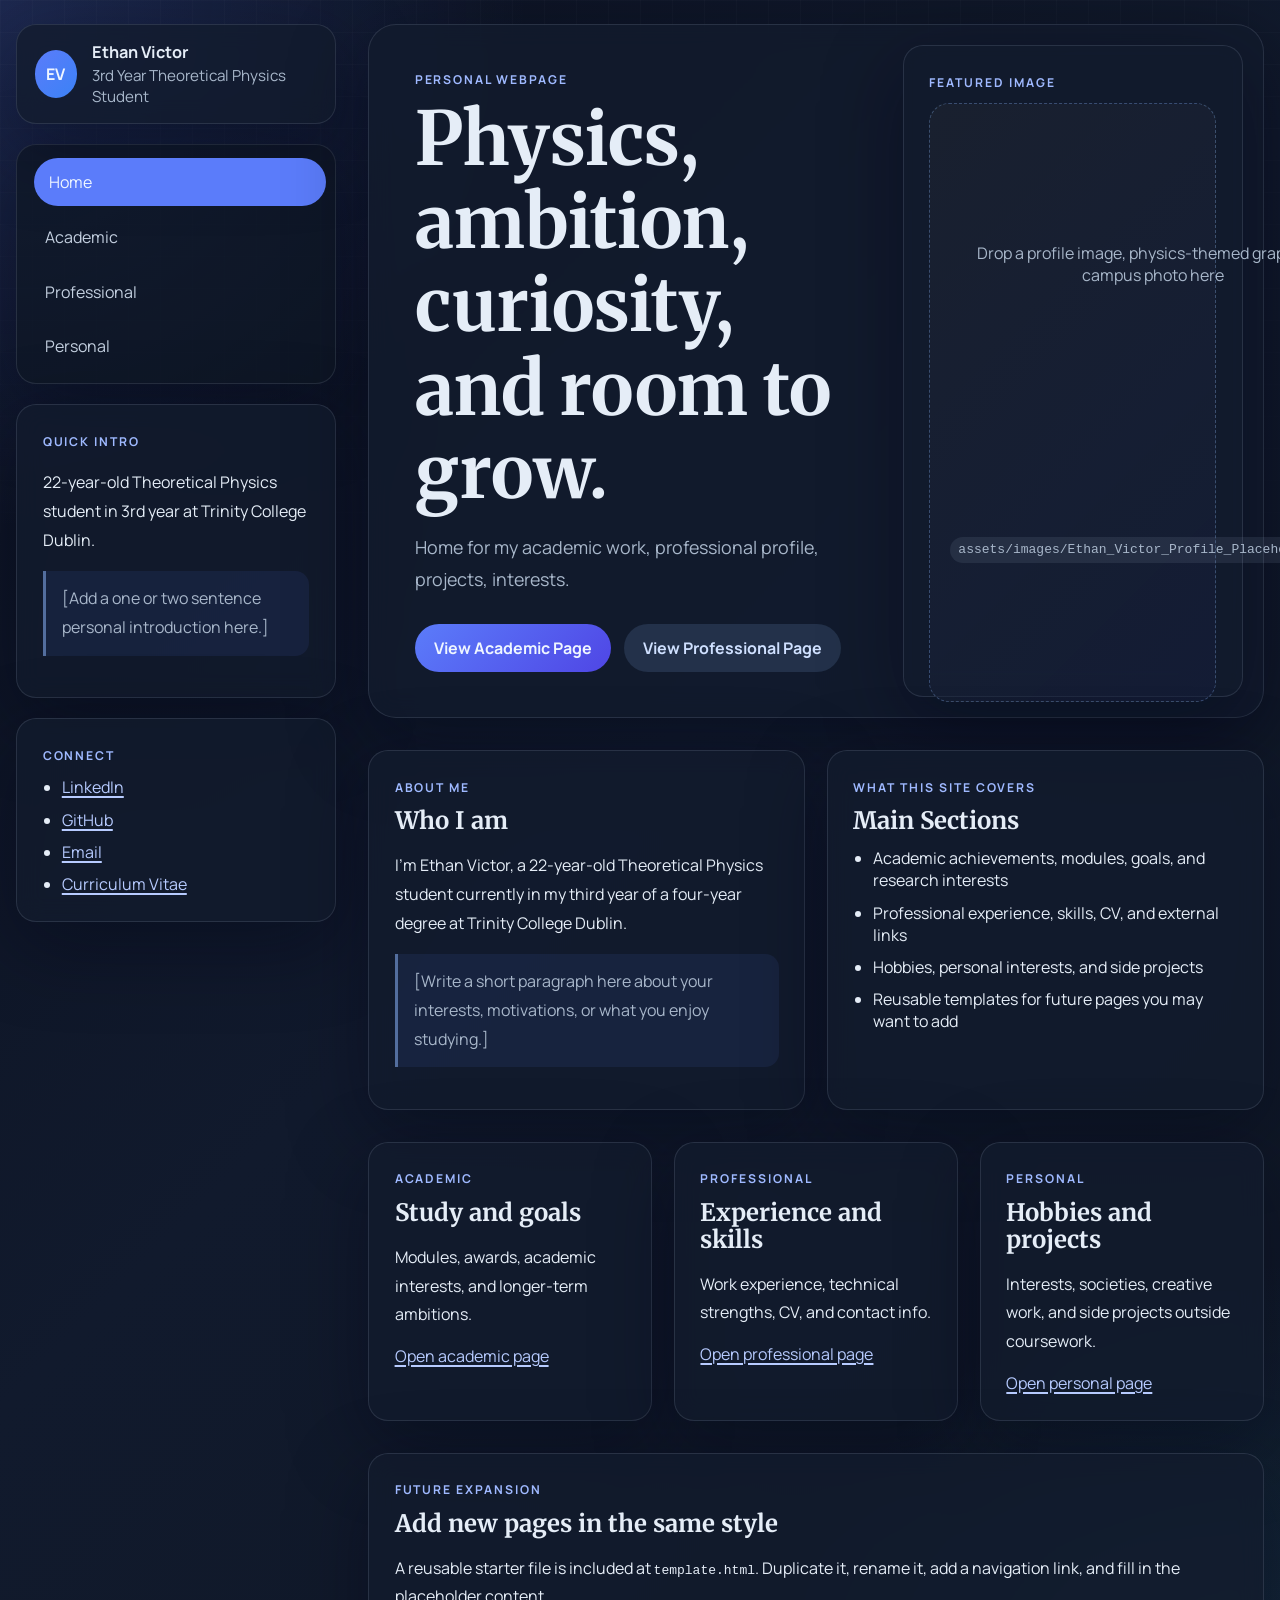
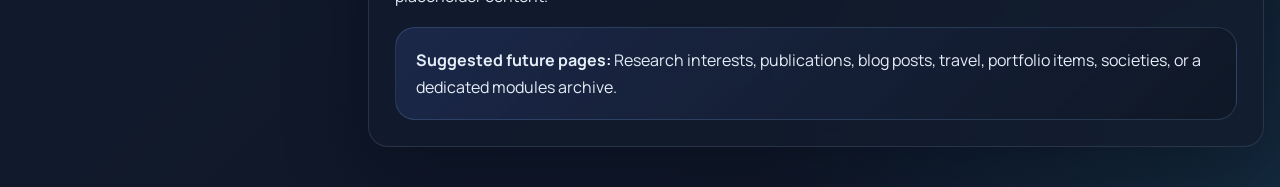
<file: index.html>
<!DOCTYPE html>
<html lang="en">
<head>
  <meta charset="UTF-8">
  <meta name="viewport" content="width=device-width, initial-scale=1.0">
  <title>Ethan Victor | Personal Webpage</title>
  <meta name="description" content="Personal website for Ethan Victor, Theoretical Physics student at Trinity College Dublin.">
  <link rel="preconnect" href="https://fonts.googleapis.com">
  <link rel="preconnect" href="https://fonts.gstatic.com" crossorigin>
  <link href="https://fonts.googleapis.com/css2?family=Manrope:wght@400;500;700;800&family=Merriweather:wght@400;700&display=swap" rel="stylesheet">
  <link rel="stylesheet" href="styles.css">
</head>
<body data-page="home">
  <div class="site-shell">
    <aside class="sidebar">
      <a class="brand" href="index.html">
        <span class="brand-mark">EV</span>
        <span class="brand-text">
          <strong>Ethan Victor</strong>
          <span>3rd Year Theoretical Physics Student</span>
        </span>
      </a>
      <nav class="site-nav" aria-label="Primary">
        <a href="index.html">Home</a>
        <a href="academic.html">Academic</a>
        <a href="professional.html">Professional</a>
        <a href="personal.html">Personal</a>
      </nav>
      <section class="sidebar-card">
        <p class="eyebrow">Quick Intro</p>
        <p>22-year-old Theoretical Physics student in 3rd year at Trinity College Dublin.</p>
        <p class="placeholder">[Add a one or two sentence personal introduction here.]</p>
      </section>
      <section class="sidebar-card">
        <p class="eyebrow">Connect</p>
        <ul class="link-list">
          <li><a href="https://linkedin.com/in/ethan-victor">LinkedIn</a></li>
          <li><a href="https://github.com/ethanvictor">GitHub</a></li>
          <li><a href="mailto:eth@nvictor.ie">Email</a></li>
          <li><a href="assets/files/Ethan_Victor_CV.pdf">Curriculum Vitae</a></li>
        </ul>
      </section>
    </aside>

    <main class="content">
      <section class="hero">
        <div class="hero-copy">
          <p class="eyebrow">Personal Webpage</p>
          <h1>Physics, ambition, curiosity, and room to grow.</h1>
          <p class="lead">
            Home for my academic work, professional profile,
            projects, interests.
          </p>
          <div class="hero-actions">
            <a class="button" href="academic.html">View Academic Page</a>
            <a class="button button-secondary" href="professional.html">View Professional Page</a>
          </div>
        </div>
        <div class="hero-visual card">
          <p class="eyebrow">Featured Image</p>
          <div class="image-placeholder tall">
            <span>Drop a profile image, physics-themed graphic, or campus photo here</span>
            <code>assets/images/Ethan_Victor_Profile_Placeholder.svg</code>
          </div>
        </div>
      </section>

      <section class="grid grid-two">
        <article class="card">
          <p class="eyebrow">About Me</p>
          <h2>Who I am</h2>
          <p>
            I’m Ethan Victor, a 22-year-old Theoretical Physics student currently in my third year
            of a four-year degree at Trinity College Dublin.
          </p>
          <p class="placeholder">[Write a short paragraph here about your interests, motivations, or what you enjoy studying.]</p>
        </article>
        <article class="card">
          <p class="eyebrow">What This Site Covers</p>
          <h2>Main Sections</h2>
          <ul class="feature-list">
            <li>Academic achievements, modules, goals, and research interests</li>
            <li>Professional experience, skills, CV, and external links</li>
            <li>Hobbies, personal interests, and side projects</li>
            <li>Reusable templates for future pages you may want to add</li>
          </ul>
        </article>
      </section>

      <section class="grid grid-three">
        <article class="card">
          <p class="eyebrow">Academic</p>
          <h2>Study and goals</h2>
          <p>Modules, awards, academic interests, and longer-term ambitions.</p>
          <a class="text-link" href="academic.html">Open academic page</a>
        </article>
        <article class="card">
          <p class="eyebrow">Professional</p>
          <h2>Experience and skills</h2>
          <p>Work experience, technical strengths, CV, and contact info.</p>
          <a class="text-link" href="professional.html">Open professional page</a>
        </article>
        <article class="card">
          <p class="eyebrow">Personal</p>
          <h2>Hobbies and projects</h2>
          <p>Interests, societies, creative work, and side projects outside coursework.</p>
          <a class="text-link" href="personal.html">Open personal page</a>
        </article>
      </section>

      <section class="card">
        <p class="eyebrow">Future Expansion</p>
        <h2>Add new pages in the same style</h2>
        <p>
          A reusable starter file is included at <code>template.html</code>. Duplicate it, rename it,
          add a navigation link, and fill in the placeholder content.
        </p>
        <div class="callout">
          <strong>Suggested future pages:</strong>
          Research interests, publications, blog posts, travel, portfolio items, societies, or a dedicated modules archive.
        </div>
      </section>
    </main>
  </div>
  <script src="script.js"></script>
</body>
</html>
</file>
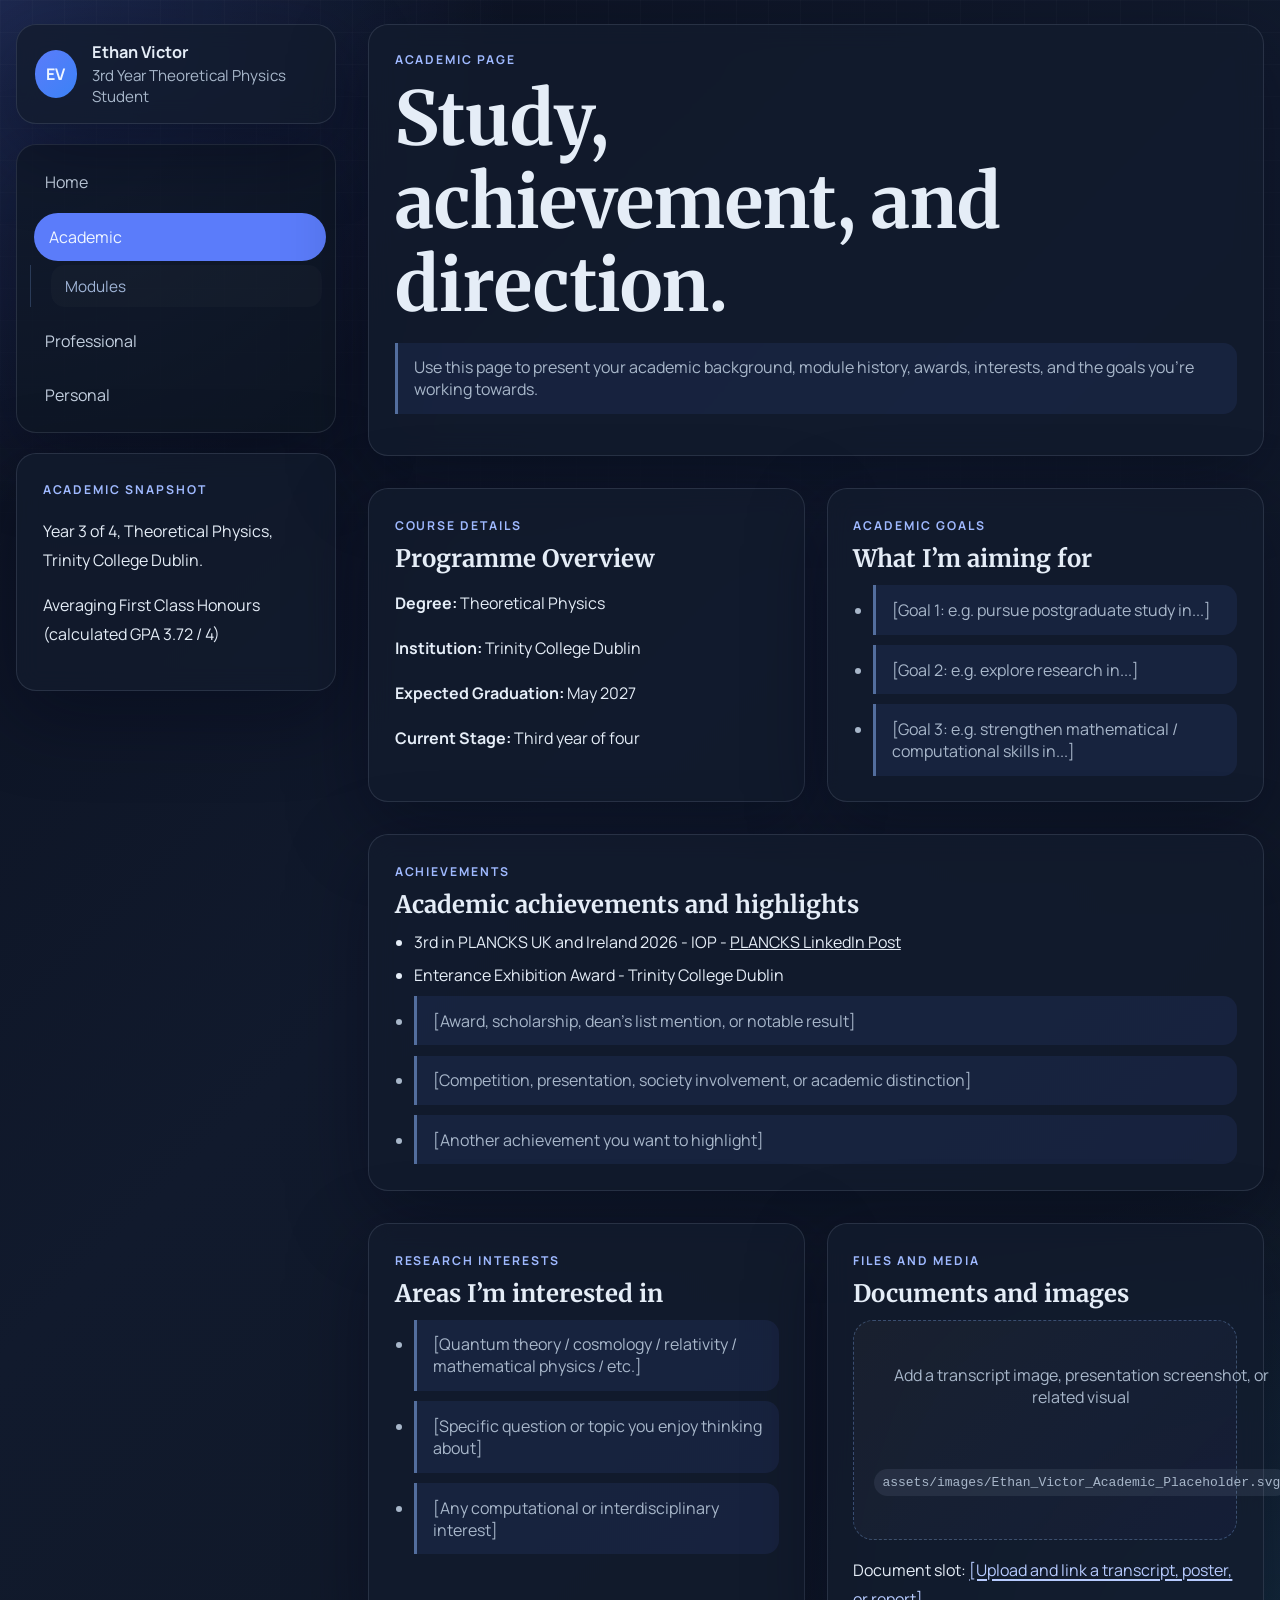
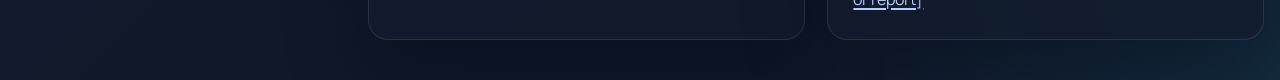
<file: academic.html>
<!DOCTYPE html>
<html lang="en">
<head>
  <meta charset="UTF-8">
  <meta name="viewport" content="width=device-width, initial-scale=1.0">
  <title>Academic | Ethan Victor</title>
  <meta name="description" content="Academic profile for Ethan Victor.">
  <link rel="preconnect" href="https://fonts.googleapis.com">
  <link rel="preconnect" href="https://fonts.gstatic.com" crossorigin>
  <link href="https://fonts.googleapis.com/css2?family=Manrope:wght@400;500;700;800&family=Merriweather:wght@400;700&display=swap" rel="stylesheet">
  <link rel="stylesheet" href="styles.css">
</head>
<body data-page="academic">
  <div class="site-shell">
    <aside class="sidebar">
      <a class="brand" href="index.html">
        <span class="brand-mark">EV</span>
        <span class="brand-text">
          <strong>Ethan Victor</strong>
          <span>3rd Year Theoretical Physics Student</span>
        </span>
      </a>
      <nav class="site-nav" aria-label="Primary">
        <a href="index.html">Home</a>
        <a href="academic.html">Academic</a>
        <div class="sub-nav" aria-label="Academic pages">
          <a href="modules.html">Modules</a>
        </div>
        <a href="professional.html">Professional</a>
        <a href="personal.html">Personal</a>
      </nav>
      <section class="sidebar-card">
        <p class="eyebrow">Academic Snapshot</p>
        <p>Year 3 of 4, Theoretical Physics, Trinity College Dublin.</p>
        <p>Averaging First Class Honours (calculated GPA 3.72 / 4)</p>
      </section>
    </aside>

    <main class="content">
      <section class="page-header">
        <p class="eyebrow">Academic Page</p>
        <h1>Study, achievement, and direction.</h1>
        <p class="placeholder">
          Use this page to present your academic background, module history, awards, interests,
          and the goals you’re working towards.
        </p>
      </section>
      <section class="grid grid-two">
        <article class="card">
          <p class="eyebrow">Course Details</p>
          <h2>Programme Overview</h2>
          <p><strong>Degree:</strong> Theoretical Physics</p>
          <p><strong>Institution:</strong> Trinity College Dublin</p>
          <p><strong>Expected Graduation:</strong> May 2027</p>
          <p><strong>Current Stage:</strong> Third year of four</p>
        </article>
        <article class="card">
          <p class="eyebrow">Academic Goals</p>
          <h2>What I’m aiming for</h2>
          <ul class="feature-list">
            <li class="placeholder">[Goal 1: e.g. pursue postgraduate study in...]</li>
            <li class="placeholder">[Goal 2: e.g. explore research in...]</li>
            <li class="placeholder">[Goal 3: e.g. strengthen mathematical / computational skills in...]</li>
          </ul>
        </article>
      </section>
      <section class="card">
        <p class="eyebrow">Achievements</p>
        <h2>Academic achievements and highlights</h2>
        <ul class="feature-list">
          <li>3rd in PLANCKS UK and Ireland 2026 - IOP - <a href="https://www.linkedin.com/posts/plancks-uk-ire_congratulations-to-the-winners-of-plancks-activity-7432023837367726080-bR7m?utm_source=li_share&utm_content=feedcontent&utm_medium=g_dt_web&utm_campaign=copy">PLANCKS LinkedIn Post</a></li>
          <li>Enterance Exhibition Award - Trinity College Dublin</li>
          <li class="placeholder">[Award, scholarship, dean's list mention, or notable result]</li>
          <li class="placeholder">[Competition, presentation, society involvement, or academic distinction]</li>
          <li class="placeholder">[Another achievement you want to highlight]</li>
        </ul>
      </section>
      <section class="grid grid-two">
        <article class="card">
          <p class="eyebrow">Research Interests</p>
          <h2>Areas I’m interested in</h2>
          <ul class="feature-list">
            <li class="placeholder">[Quantum theory / cosmology / relativity / mathematical physics / etc.]</li>
            <li class="placeholder">[Specific question or topic you enjoy thinking about]</li>
            <li class="placeholder">[Any computational or interdisciplinary interest]</li>
          </ul>
        </article>
        <article class="card">
          <p class="eyebrow">Files and Media</p>
          <h2>Documents and images</h2>
          <div class="image-placeholder">
            <span>Add a transcript image, presentation screenshot, or related visual</span>
            <code>assets/images/Ethan_Victor_Academic_Placeholder.svg</code>
          </div>
          <p class="file-slot">Document slot: <a href="assets/files/Ethan_Victor_Academic_Record.pdf">[Upload and link a transcript, poster, or report]</a></p>
        </article>
      </section>
    </main>
  </div>
  <script src="script.js"></script>
</body>
</html>
</file>
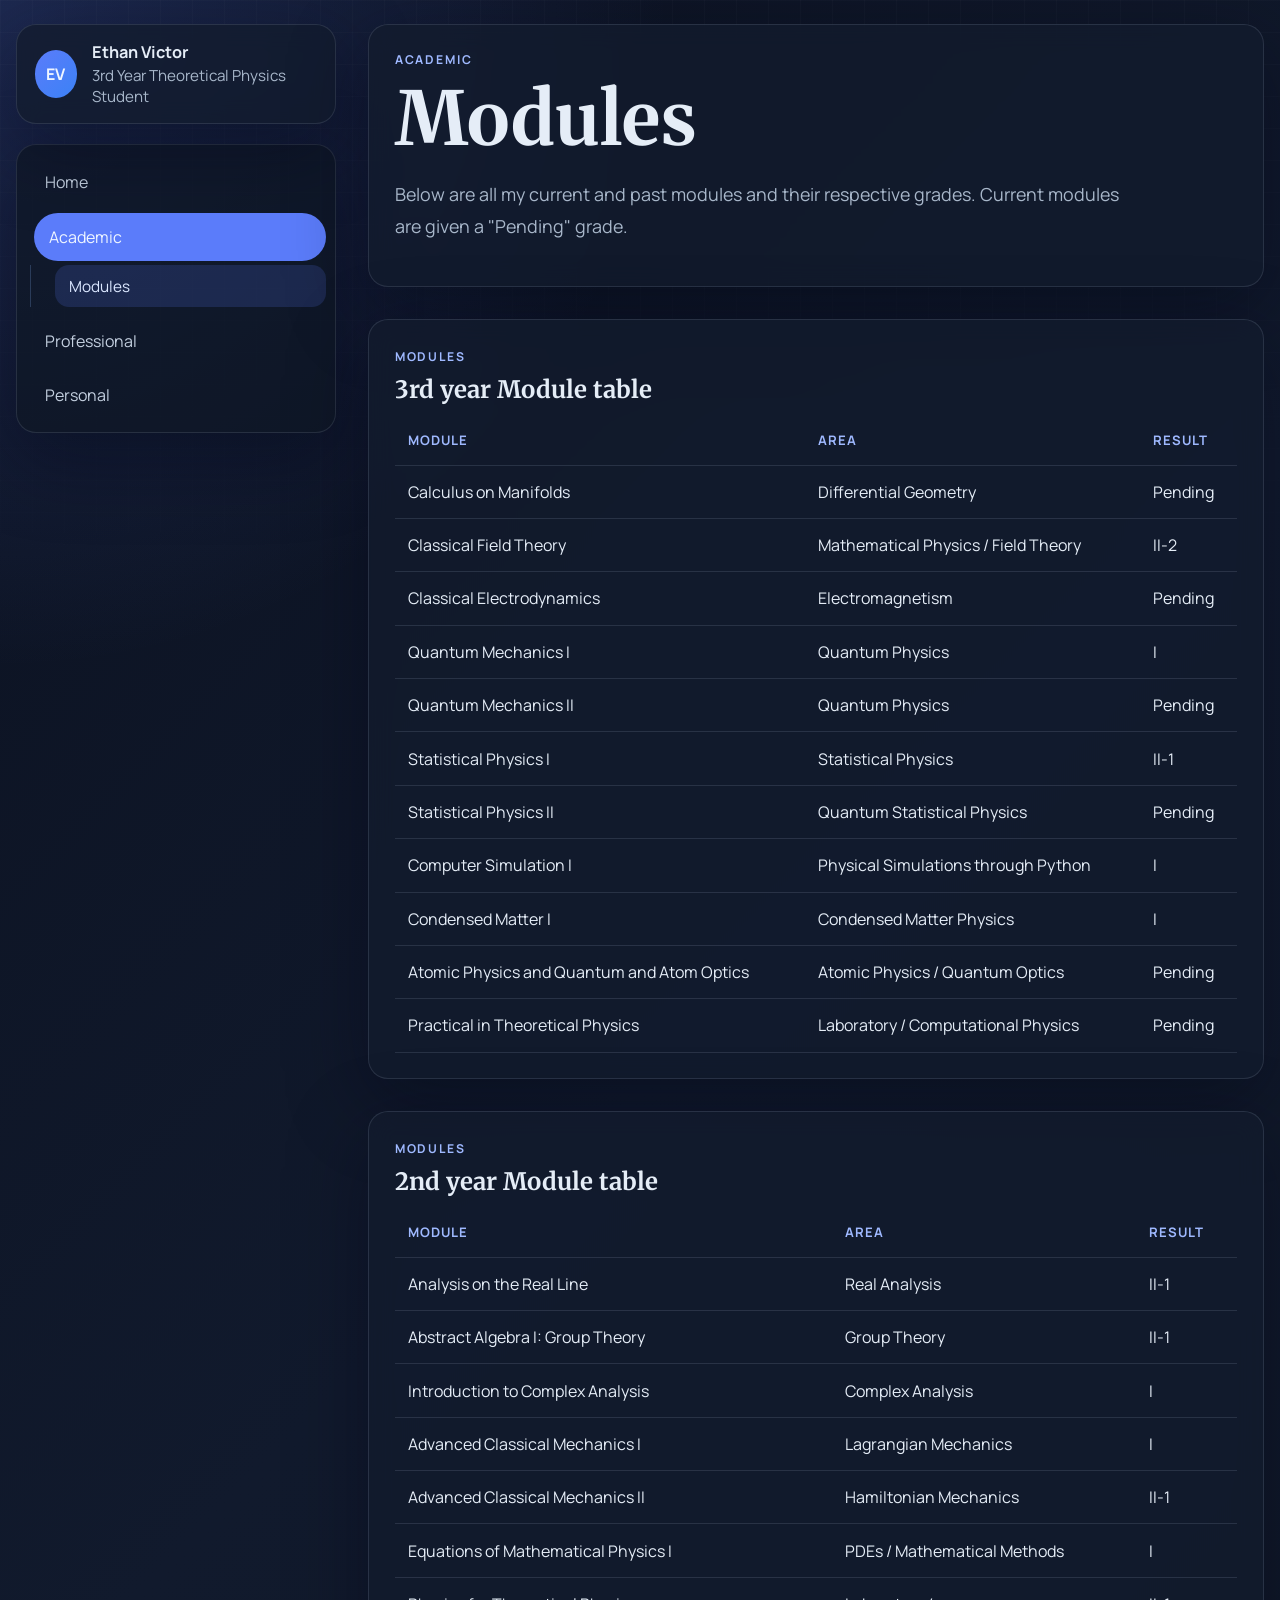
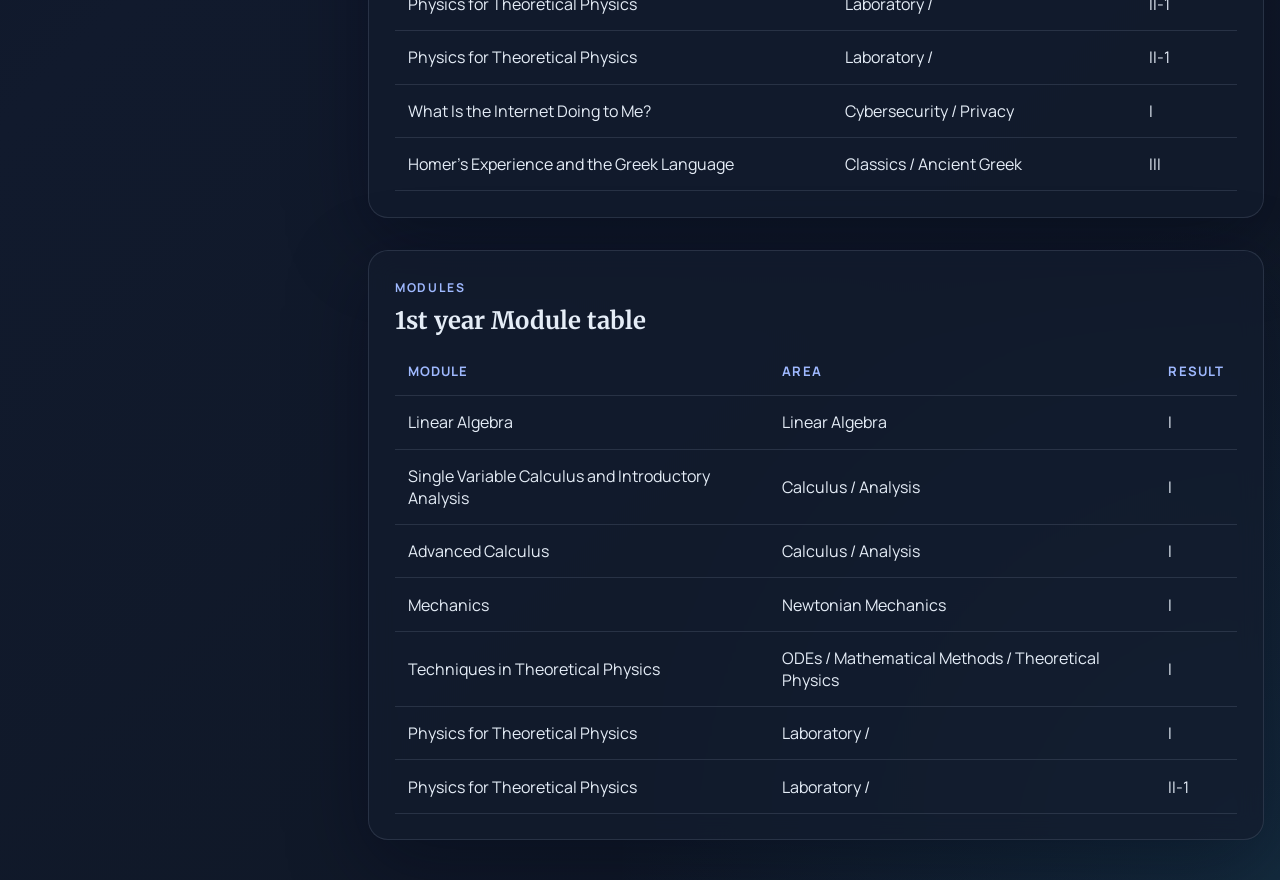
<file: modules.html>
<!DOCTYPE html>
<html lang="en">
<head>
  <meta charset="UTF-8">
  <meta name="viewport" content="width=device-width, initial-scale=1.0">
  <title>Modules | Ethan Victor</title>
  <meta name="description" content="Modules and grades for Ethan Victor.">
  <link rel="preconnect" href="https://fonts.googleapis.com">
  <link rel="preconnect" href="https://fonts.gstatic.com" crossorigin>
  <link href="https://fonts.googleapis.com/css2?family=Manrope:wght@400;500;700;800&family=Merriweather:wght@400;700&display=swap" rel="stylesheet">
  <link rel="stylesheet" href="styles.css">
</head>
<body data-page="modules">
  <div class="site-shell">
    <aside class="sidebar">
      <a class="brand" href="index.html">
        <span class="brand-mark">EV</span>
        <span class="brand-text">
          <strong>Ethan Victor</strong>
          <span>3rd Year Theoretical Physics Student</span>
        </span>
      </a>
      <nav class="site-nav" aria-label="Primary">
        <a href="index.html">Home</a>
        <a href="academic.html">Academic</a>
        <div class="sub-nav" aria-label="Academic pages">
          <a href="modules.html">Modules</a>
        </div>
        <a href="professional.html">Professional</a>
        <a href="personal.html">Personal</a>
      </nav>
    </aside>

    <main class="content">
        <section class="page-header">
            <p class="eyebrow">Academic</p>
            <h1>Modules</h1>
            <p class="lead">Below are all my current and past modules and their respective grades. Current modules are given a "Pending" grade.  </p>
        </section>
<section class="card">
    <p class="eyebrow">Modules</p>
    <h2>3rd year Module table</h2>
    <div class="table-wrap">
        <table>
        <thead>
            <tr><th>Module</th><th>Area</th><th>Result</th></tr>
        </thead>
        <tbody>
            <tr><td>Calculus on Manifolds</td><td>Differential Geometry</td><td>Pending</td></tr>
            <tr><td>Classical Field Theory</td><td>Mathematical Physics / Field Theory</td><td>II-2</td></tr>
            <tr><td>Classical Electrodynamics</td><td>Electromagnetism</td><td>Pending</td></tr>
            <tr><td>Quantum Mechanics I</td><td>Quantum Physics</td><td>I</td></tr>
            <tr><td>Quantum Mechanics II</td><td>Quantum Physics</td><td>Pending</td></tr>
            <tr><td>Statistical Physics I</td><td>Statistical Physics</td><td>II-1</td></tr>
            <tr><td>Statistical Physics II</td><td>Quantum Statistical Physics</td><td>Pending</td></tr>
            <tr><td>Computer Simulation I</td><td>Physical Simulations through Python</td><td>I</td></tr>
            <tr><td>Condensed Matter I</td><td>Condensed Matter Physics</td><td>I</td></tr>
            <tr><td>Atomic Physics and Quantum and Atom Optics</td><td>Atomic Physics / Quantum Optics</td><td>Pending</td></tr>
            <tr><td>Practical in Theoretical Physics</td><td>Laboratory / Computational Physics</td><td>Pending</td></tr>
        </tbody>
        </table>
    </div>
</section>

<section class="card">
    <p class="eyebrow">Modules</p>
    <h2>2nd year Module table</h2>
    <div class="table-wrap">
        <table>
        <thead>
            <tr><th>Module</th><th>Area</th><th>Result</th></tr>
        </thead>
        <tbody>
            <tr><td>Analysis on the Real Line</td><td>Real Analysis</td><td>II-1</td></tr>
            <tr><td>Abstract Algebra I: Group Theory</td><td>Group Theory</td><td>II-1</td></tr>
            <tr><td>Introduction to Complex Analysis</td><td>Complex Analysis</td><td>I</td></tr>
            <tr><td>Advanced Classical Mechanics I</td><td>Lagrangian Mechanics</td><td>I</td></tr>
            <tr><td>Advanced Classical Mechanics II</td><td>Hamiltonian Mechanics</td><td>II-1</td></tr>
            <tr><td>Equations of Mathematical Physics I</td><td>PDEs / Mathematical Methods</td><td>I</td></tr>
            <tr><td>Physics for Theoretical Physics</td><td>Laboratory / </td><td>II-1</td></tr>
            <tr><td>Physics for Theoretical Physics</td><td>Laboratory / </td><td>II-1</td></tr>
            <tr><td>What Is the Internet Doing to Me?</td><td>Cybersecurity / Privacy</td><td>I</td></tr>
            <tr><td>Homer's Experience and the Greek Language</td><td>Classics / Ancient Greek</td><td>III</td></tr>
        </tbody>
        </table>
    </div>
</section>

<section class="card">
    <p class="eyebrow">Modules</p>
    <h2>1st year Module table</h2>
    <div class="table-wrap">
        <table>
        <thead>
            <tr><th>Module</th><th>Area</th><th>Result</th></tr>
        </thead>
        <tbody>
            <tr><td>Linear Algebra</td><td>Linear Algebra</td><td>I</td></tr>
            <tr><td>Single Variable Calculus and Introductory Analysis</td><td>Calculus / Analysis</td><td>I</td></tr>
            <tr><td>Advanced Calculus</td><td>Calculus / Analysis</td><td>I</td></tr>
            <tr><td>Mechanics</td><td>Newtonian Mechanics</td><td>I</td></tr>
            <tr><td>Techniques in Theoretical Physics</td><td>ODEs / Mathematical Methods / Theoretical Physics</td><td>I</td></tr>
            <tr><td>Physics for Theoretical Physics</td><td>Laboratory / </td><td>I</td></tr>
            <tr><td>Physics for Theoretical Physics</td><td>Laboratory / </td><td>II-1</td></tr>
        </tbody>
        </table>
    </div>
</section>
    </main>
  </div>
  <script src="script.js"></script>
</body>
</html>
</file>
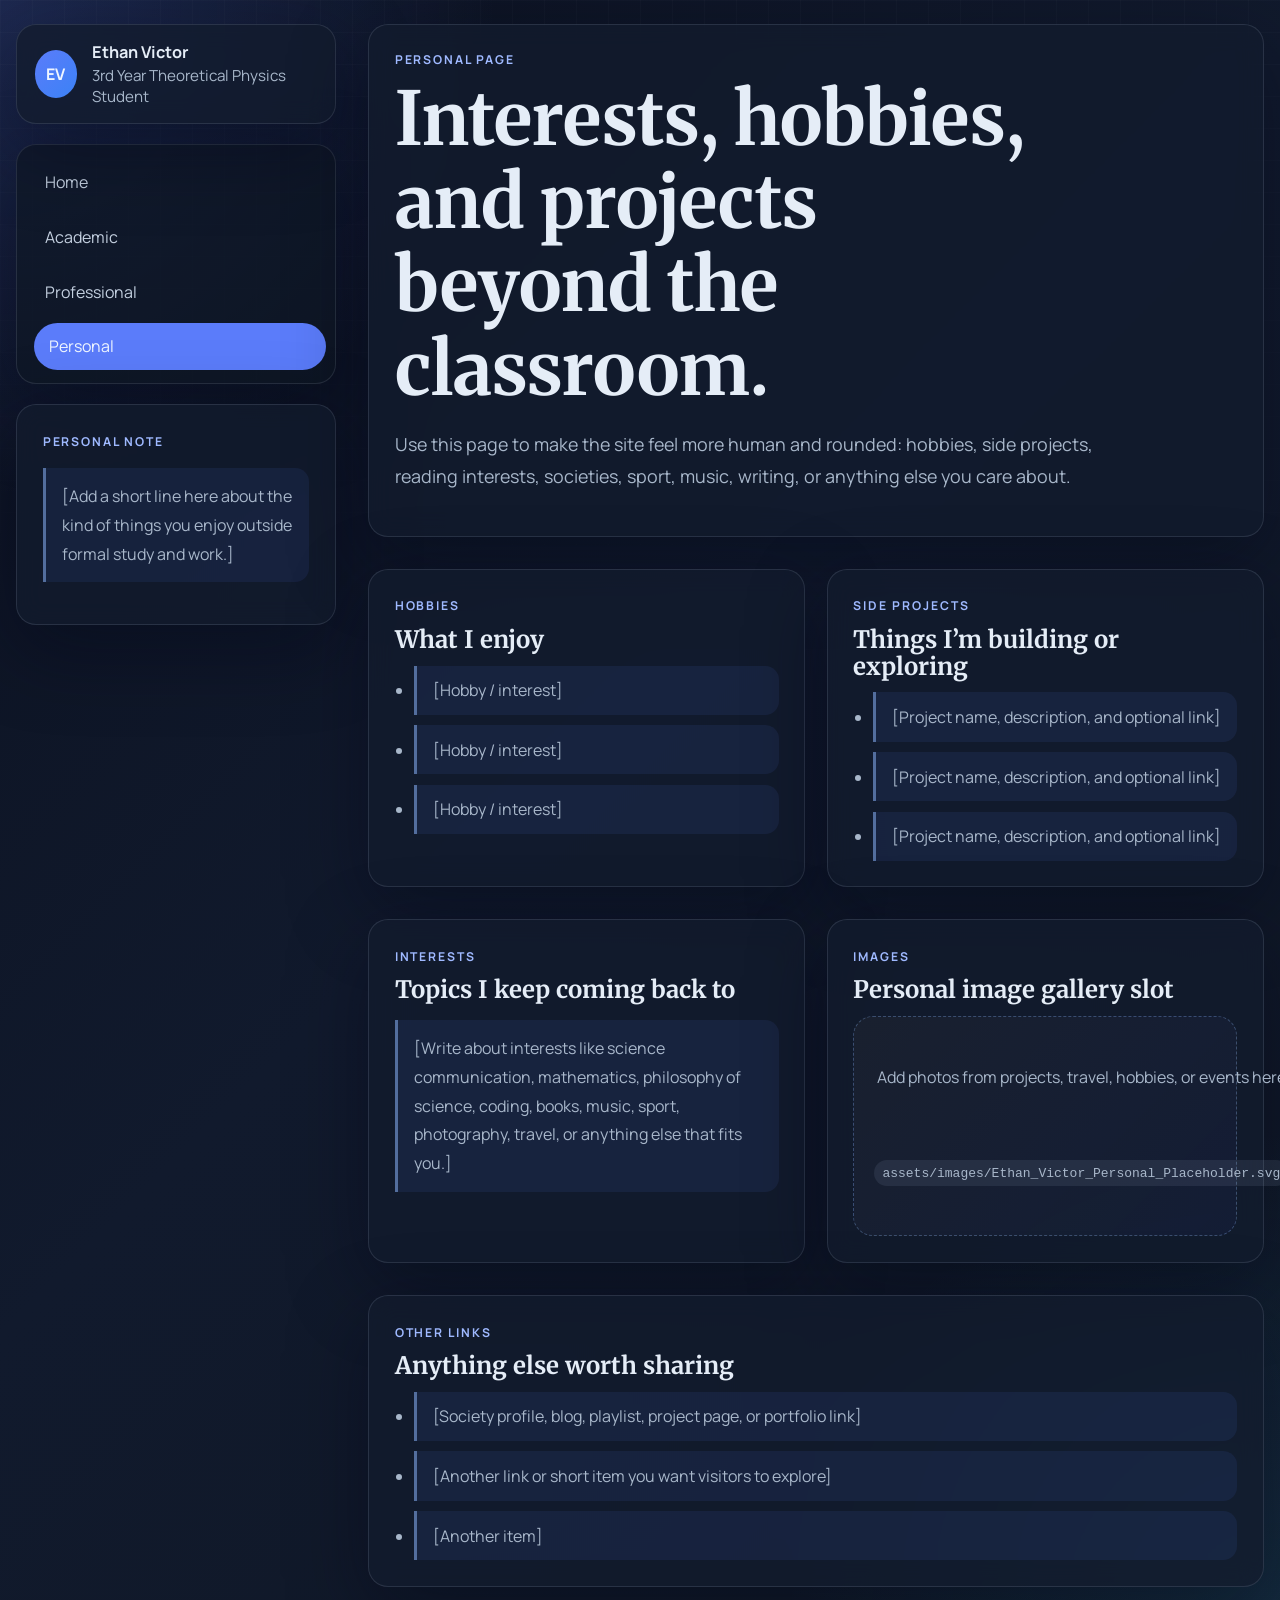
<file: personal.html>
<!DOCTYPE html>
<html lang="en">
<head>
  <meta charset="UTF-8">
  <meta name="viewport" content="width=device-width, initial-scale=1.0">
  <title>Personal | Ethan Victor</title>
  <meta name="description" content="Personal interests and projects for Ethan Victor.">
  <link rel="preconnect" href="https://fonts.googleapis.com">
  <link rel="preconnect" href="https://fonts.gstatic.com" crossorigin>
  <link href="https://fonts.googleapis.com/css2?family=Manrope:wght@400;500;700;800&family=Merriweather:wght@400;700&display=swap" rel="stylesheet">
  <link rel="stylesheet" href="styles.css">
</head>
<body data-page="personal">
  <div class="site-shell">
    <aside class="sidebar">
      <a class="brand" href="index.html">
        <span class="brand-mark">EV</span>
        <span class="brand-text">
          <strong>Ethan Victor</strong>
          <span>3rd Year Theoretical Physics Student</span>
        </span>
      </a>
      <nav class="site-nav" aria-label="Primary">
        <a href="index.html">Home</a>
        <a href="academic.html">Academic</a>
        <a href="professional.html">Professional</a>
        <a href="personal.html">Personal</a>
      </nav>
      <section class="sidebar-card">
        <p class="eyebrow">Personal Note</p>
        <p class="placeholder">[Add a short line here about the kind of things you enjoy outside formal study and work.]</p>
      </section>
    </aside>

    <main class="content">
      <section class="page-header">
        <p class="eyebrow">Personal Page</p>
        <h1>Interests, hobbies, and projects beyond the classroom.</h1>
        <p class="lead">
          Use this page to make the site feel more human and rounded: hobbies, side projects,
          reading interests, societies, sport, music, writing, or anything else you care about.
        </p>
      </section>
      <section class="grid grid-two">
        <article class="card">
          <p class="eyebrow">Hobbies</p>
          <h2>What I enjoy</h2>
          <ul class="feature-list">
            <li class="placeholder">[Hobby / interest]</li>
            <li class="placeholder">[Hobby / interest]</li>
            <li class="placeholder">[Hobby / interest]</li>
          </ul>
        </article>
        <article class="card">
          <p class="eyebrow">Side Projects</p>
          <h2>Things I’m building or exploring</h2>
          <ul class="feature-list">
            <li class="placeholder">[Project name, description, and optional link]</li>
            <li class="placeholder">[Project name, description, and optional link]</li>
            <li class="placeholder">[Project name, description, and optional link]</li>
          </ul>
        </article>
      </section>
      <section class="grid grid-two">
        <article class="card">
          <p class="eyebrow">Interests</p>
          <h2>Topics I keep coming back to</h2>
          <p class="placeholder">[Write about interests like science communication, mathematics, philosophy of science, coding, books, music, sport, photography, travel, or anything else that fits you.]</p>
        </article>
        <article class="card">
          <p class="eyebrow">Images</p>
          <h2>Personal image gallery slot</h2>
          <div class="image-placeholder">
            <span>Add photos from projects, travel, hobbies, or events here</span>
            <code>assets/images/Ethan_Victor_Personal_Placeholder.svg</code>
          </div>
        </article>
      </section>
      <section class="card">
        <p class="eyebrow">Other Links</p>
        <h2>Anything else worth sharing</h2>
        <ul class="feature-list">
          <li class="placeholder">[Society profile, blog, playlist, project page, or portfolio link]</li>
          <li class="placeholder">[Another link or short item you want visitors to explore]</li>
          <li class="placeholder">[Another item]</li>
        </ul>
      </section>
    </main>
  </div>
  <script src="script.js"></script>
</body>
</html>
</file>
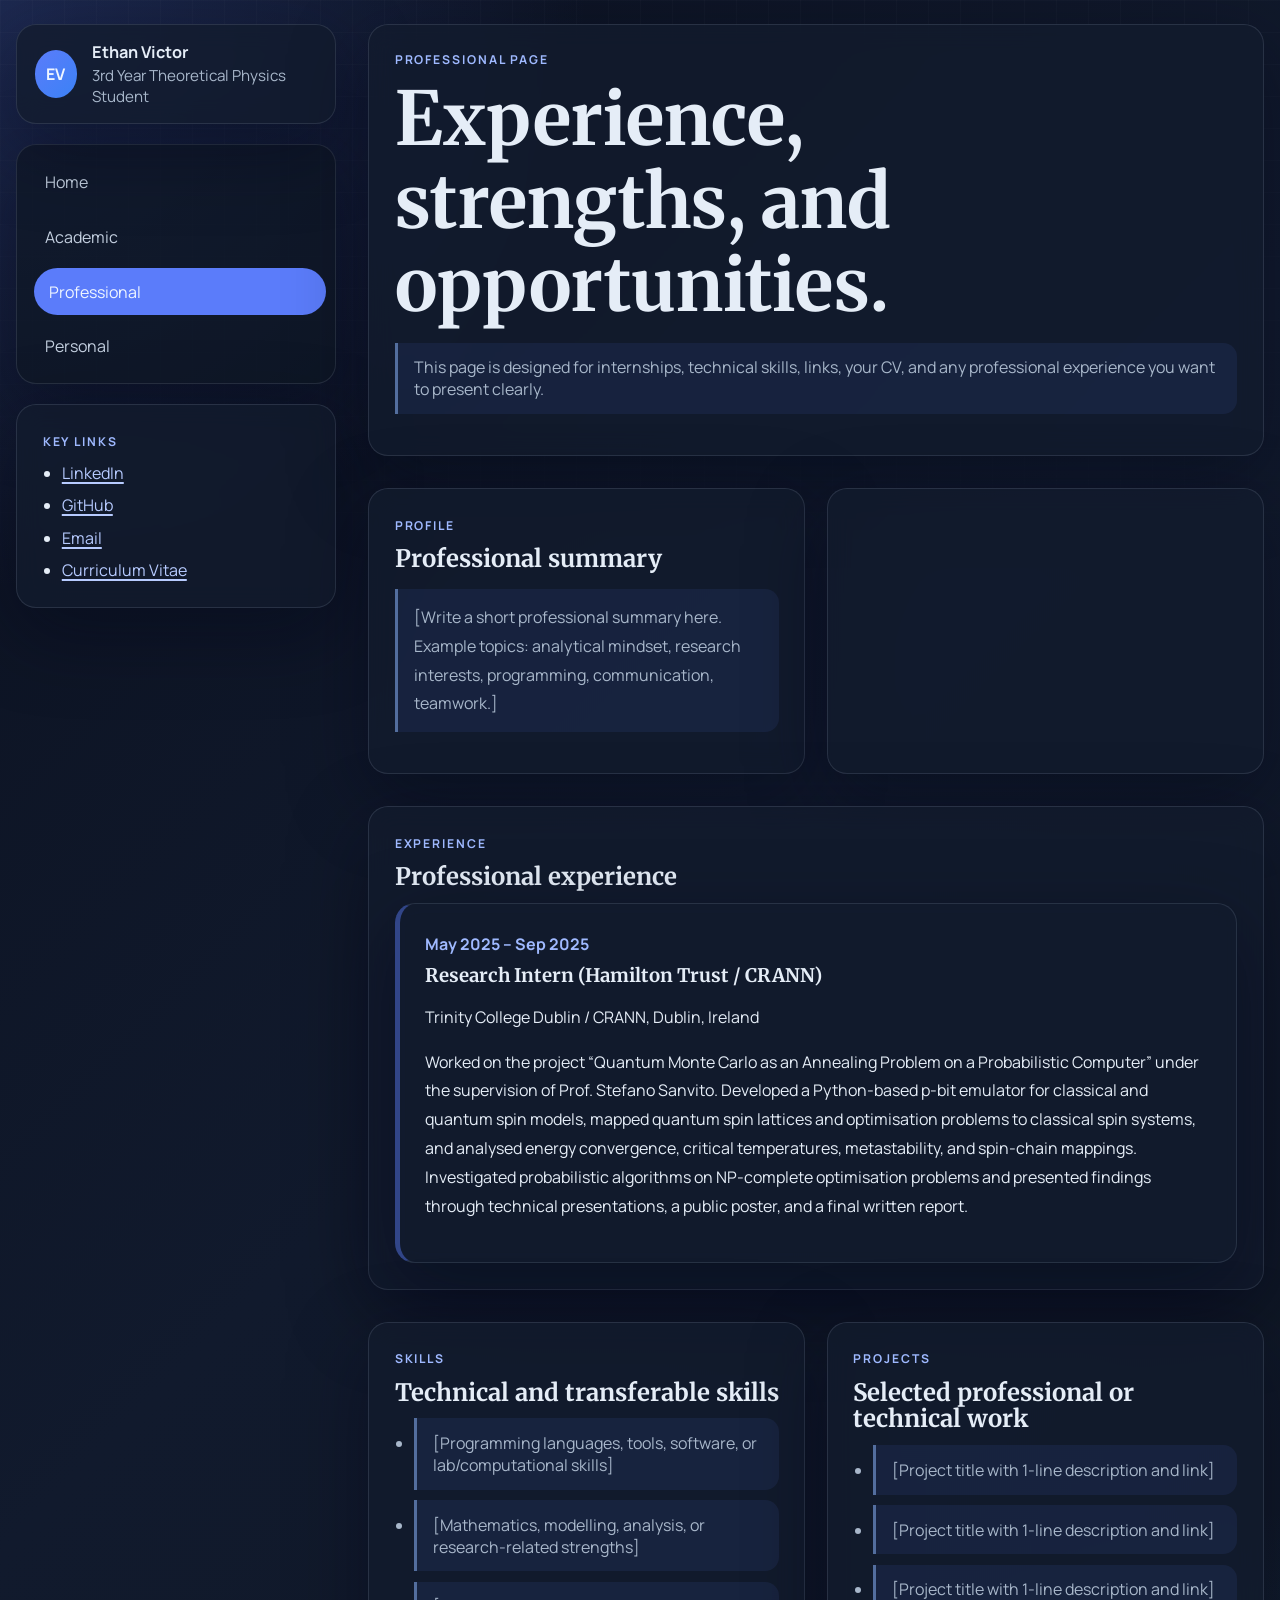
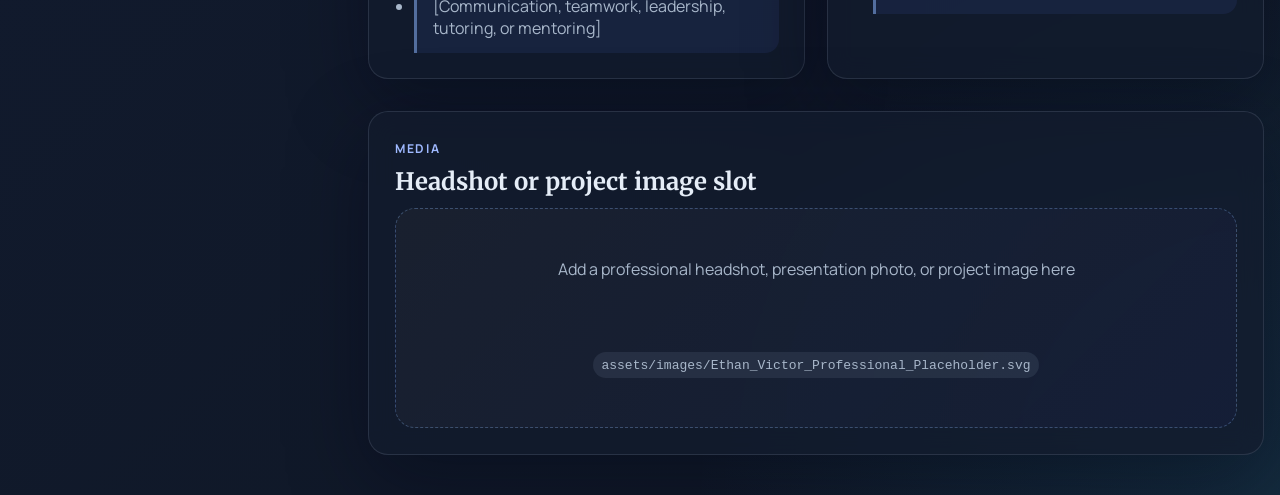
<file: professional.html>
<!DOCTYPE html>
<html lang="en">
<head>
  <meta charset="UTF-8">
  <meta name="viewport" content="width=device-width, initial-scale=1.0">
  <title>Professional | Ethan Victor</title>
  <meta name="description" content="Professional profile for Ethan Victor.">
  <link rel="preconnect" href="https://fonts.googleapis.com">
  <link rel="preconnect" href="https://fonts.gstatic.com" crossorigin>
  <link href="https://fonts.googleapis.com/css2?family=Manrope:wght@400;500;700;800&family=Merriweather:wght@400;700&display=swap" rel="stylesheet">
  <link rel="stylesheet" href="styles.css">
</head>
<body data-page="professional">
  <div class="site-shell">
    <aside class="sidebar">
      <a class="brand" href="index.html">
        <span class="brand-mark">EV</span>
        <span class="brand-text">
          <strong>Ethan Victor</strong>
          <span>3rd Year Theoretical Physics Student</span>
        </span>
      </a>
      <nav class="site-nav" aria-label="Primary">
        <a href="index.html">Home</a>
        <a href="academic.html">Academic</a>
        <a href="professional.html">Professional</a>
        <a href="personal.html">Personal</a>
      </nav>
      <section class="sidebar-card">
        <p class="eyebrow">Key Links</p>
        <ul class="link-list">
          <li><a href="https://linkedin.com/in/ethan-victor">LinkedIn</a></li>
          <li><a href="https://github.com/ethanvictor">GitHub</a></li>
          <li><a href="mailto:eth@nvictor.ie">Email</a></li>
          <li><a href="assets/files/Ethan_Victor_CV.pdf">Curriculum Vitae</a></li>
        </ul>
      </section>
    </aside>

    <main class="content">
      <section class="page-header">
        <p class="eyebrow">Professional Page</p>
        <h1>Experience, strengths, and opportunities.</h1>
        <p class="placeholder">
          This page is designed for internships, technical skills, links, your CV, and any professional
          experience you want to present clearly.
        </p>
      </section>
      <section class="grid grid-two">
        <article class="card">
          <p class="eyebrow">Profile</p>
          <h2>Professional summary</h2>
          <p class="placeholder">[Write a short professional summary here. Example topics: analytical mindset, research interests, programming, communication, teamwork.]</p>
        </article>
        <article class="card">

        </article>
      </section>
      <section class="card">
        <p class="eyebrow">Experience</p>
        <h2>Professional experience</h2>
        <div class="timeline">
          <article class="timeline-item">
            <p class="timeline-meta">May 2025 – Sep 2025</p>
            <h3>Research Intern (Hamilton Trust / CRANN)</h3>
            <p>Trinity College Dublin / CRANN, Dublin, Ireland</p>
            <p>
              Worked on the project “Quantum Monte Carlo as an Annealing Problem on a Probabilistic Computer”
              under the supervision of Prof. Stefano Sanvito. Developed a Python-based
              p-bit emulator for classical and quantum spin models, mapped quantum spin lattices and optimisation
              problems to classical spin systems, and analysed energy convergence, critical temperatures,
              metastability, and spin-chain mappings. Investigated probabilistic algorithms on NP-complete
              optimisation problems and presented findings through technical presentations, a public poster,
              and a final written report.
            </p>
          </article>
        </div>
      </section>
      <section class="grid grid-two">
        <article class="card">
          <p class="eyebrow">Skills</p>
          <h2>Technical and transferable skills</h2>
          <ul class="feature-list">
            <li class="placeholder">[Programming languages, tools, software, or lab/computational skills]</li>
            <li class="placeholder">[Mathematics, modelling, analysis, or research-related strengths]</li>
            <li class="placeholder">[Communication, teamwork, leadership, tutoring, or mentoring]</li>
          </ul>
        </article>
        <article class="card">
          <p class="eyebrow">Projects</p>
          <h2>Selected professional or technical work</h2>
          <ul class="feature-list">
            <li class="placeholder">[Project title with 1-line description and link]</li>
            <li class="placeholder">[Project title with 1-line description and link]</li>
            <li class="placeholder">[Project title with 1-line description and link]</li>
          </ul>
        </article>
      </section>
      <section class="card">
        <p class="eyebrow">Media</p>
        <h2>Headshot or project image slot</h2>
        <div class="image-placeholder">
          <span>Add a professional headshot, presentation photo, or project image here</span>
          <code>assets/images/Ethan_Victor_Professional_Placeholder.svg</code>
        </div>
      </section>
    </main>
  </div>
  <script src="script.js"></script>
</body>
</html>
</file>
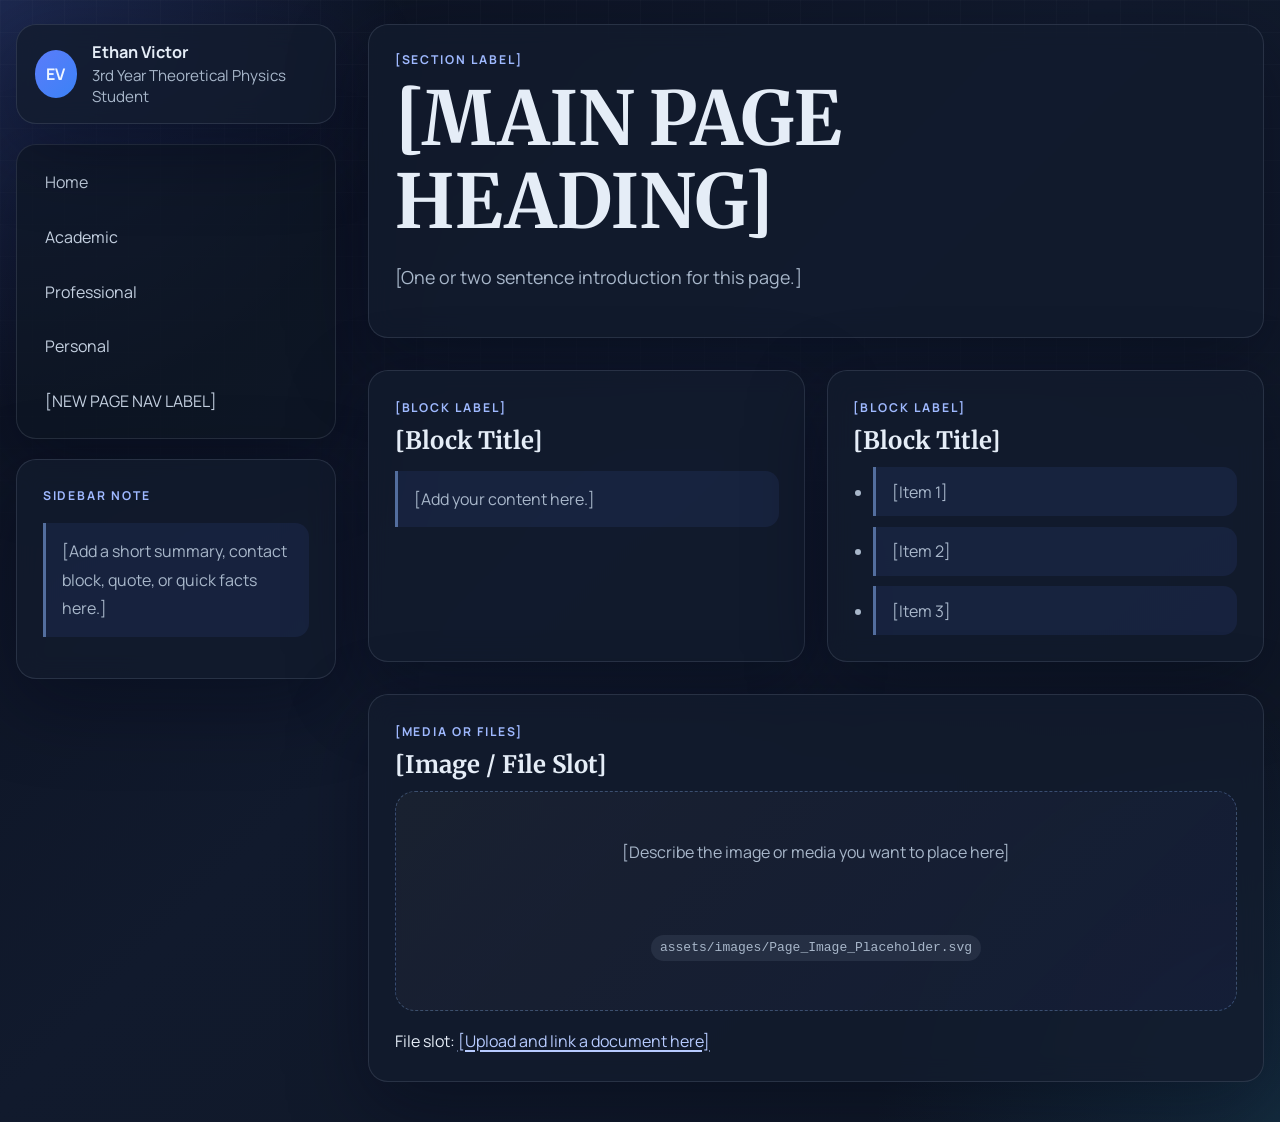
<file: template.html>
<!DOCTYPE html>
<html lang="en">
<head>
  <meta charset="UTF-8">
  <meta name="viewport" content="width=device-width, initial-scale=1.0">
  <title>[PAGE TITLE] | Ethan Victor</title>
  <meta name="description" content="[SHORT PAGE DESCRIPTION]">
  <link rel="preconnect" href="https://fonts.googleapis.com">
  <link rel="preconnect" href="https://fonts.gstatic.com" crossorigin>
  <link href="https://fonts.googleapis.com/css2?family=Manrope:wght@400;500;700;800&family=Merriweather:wght@400;700&display=swap" rel="stylesheet">
  <link rel="stylesheet" href="styles.css">
</head>
<body data-page="[PAGE_KEY]">
  <div class="site-shell">
    <aside class="sidebar">
      <a class="brand" href="index.html">
        <span class="brand-mark">EV</span>
        <span class="brand-text">
          <strong>Ethan Victor</strong>
          <span>3rd Year Theoretical Physics Student</span>
        </span>
      </a>
      <nav class="site-nav" aria-label="Primary">
        <a href="index.html">Home</a>
        <a href="academic.html">Academic</a>
        <a href="professional.html">Professional</a>
        <a href="personal.html">Personal</a>
        <a href="[NEW_PAGE_FILE_NAME].html">[NEW PAGE NAV LABEL]</a>
      </nav>
      <section class="sidebar-card">
        <p class="eyebrow">Sidebar Note</p>
        <p class="placeholder">[Add a short summary, contact block, quote, or quick facts here.]</p>
      </section>
    </aside>

    <main class="content">
      <section class="page-header">
        <p class="eyebrow">[SECTION LABEL]</p>
        <h1>[MAIN PAGE HEADING]</h1>
        <p class="lead">[One or two sentence introduction for this page.]</p>
      </section>
      <section class="grid grid-two">
        <article class="card">
          <p class="eyebrow">[Block Label]</p>
          <h2>[Block Title]</h2>
          <p class="placeholder">[Add your content here.]</p>
        </article>
        <article class="card">
          <p class="eyebrow">[Block Label]</p>
          <h2>[Block Title]</h2>
          <ul class="feature-list">
            <li class="placeholder">[Item 1]</li>
            <li class="placeholder">[Item 2]</li>
            <li class="placeholder">[Item 3]</li>
          </ul>
        </article>
      </section>
      <section class="card">
        <p class="eyebrow">[Media or Files]</p>
        <h2>[Image / File Slot]</h2>
        <div class="image-placeholder">
          <span>[Describe the image or media you want to place here]</span>
          <code>assets/images/Page_Image_Placeholder.svg</code>
        </div>
        <p class="file-slot">File slot: <a href="assets/files/Page_Document.pdf">[Upload and link a document here]</a></p>
      </section>
    </main>
  </div>
  <script src="script.js"></script>
</body>
</html>
</file>
<file: styles.css>
:root {
  --bg: #0f1724;
  --surface: rgba(18, 28, 45, 0.78);
  --surface-strong: rgba(13, 22, 36, 0.92);
  --border: rgba(148, 163, 184, 0.18);
  --text: #e5edf7;
  --muted: #a8b7ca;
  --accent: #5b7cfa;
  --accent-dark: #8fbcff;
  --accent-soft: rgba(91, 124, 250, 0.18);
  --shadow: 0 24px 80px rgba(2, 6, 23, 0.4);
  --radius-lg: 28px;
  --radius-md: 20px;
  --radius-sm: 14px;
  --sidebar-width: 320px;
  --content-width: 1340px;
}

* {
  box-sizing: border-box;
}

html {
  scroll-behavior: smooth;
}

body {
  margin: 0;
  min-height: 100vh;
  font-family: "Manrope", sans-serif;
  color: var(--text);
  background:
    radial-gradient(circle at top left, rgba(91, 124, 250, 0.22), transparent 24%),
    radial-gradient(circle at bottom right, rgba(56, 189, 248, 0.12), transparent 24%),
    linear-gradient(135deg, #0b1120 0%, #111a2d 46%, #0f1724 100%);
}

body::before {
  content: "";
  position: fixed;
  inset: 0;
  pointer-events: none;
  background-image:
    linear-gradient(rgba(255, 255, 255, 0.035) 1px, transparent 1px),
    linear-gradient(90deg, rgba(255, 255, 255, 0.035) 1px, transparent 1px);
  background-size: 32px 32px;
  mask-image: linear-gradient(to bottom, rgba(0, 0, 0, 0.55), transparent 85%);
}

a {
  color: inherit;
}

.site-shell {
  width: min(calc(100% - 2rem), var(--content-width));
  margin: 0 auto;
  padding: 1.5rem 0 2.5rem;
  display: grid;
  grid-template-columns: minmax(260px, var(--sidebar-width)) minmax(0, 1fr);
  gap: 2rem;
}

.sidebar,
.content {
  position: relative;
  z-index: 1;
}

.sidebar {
  align-self: start;
  position: sticky;
  top: 1rem;
  display: grid;
  gap: 1.25rem;
}

.brand,
.sidebar-card,
.card,
.page-header,
.hero,
.timeline-item {
  background: var(--surface);
  border: 1px solid var(--border);
  box-shadow: var(--shadow);
  backdrop-filter: blur(12px);
}

.brand {
  display: flex;
  align-items: center;
  gap: 0.9rem;
  padding: 1rem 1.1rem;
  border-radius: var(--radius-md);
  text-decoration: none;
}

.brand-mark {
  width: 3rem;
  height: 3rem;
  display: grid;
  place-items: center;
  border-radius: 50%;
  background: linear-gradient(135deg, #5b7cfa, #3b82f6);
  color: #eff6ff;
  font-weight: 700;
}

.brand-text {
  display: flex;
  flex-direction: column;
  gap: 0.15rem;
}

.brand-text strong {
  font-size: 1.02rem;
}

.brand-text span {
  color: var(--muted);
  font-size: 0.95rem;
}

.site-nav,
.sidebar-card,
.card,
.page-header,
.hero-copy,
.hero-visual,
.timeline-item {
  border-radius: var(--radius-md);
}

.site-nav {
  display: grid;
  gap: 0.45rem;
  padding: 0.8rem;
  background: rgba(15, 23, 36, 0.72);
  border: 1px solid var(--border);
  box-shadow: var(--shadow);
}

.site-nav a {
  padding: 0.8rem 0.95rem;
  border-radius: 999px;
  text-decoration: none;
  color: #c4d0e0;
  transition: background-color 180ms ease, color 180ms ease, transform 180ms ease;
}

.sub-nav {
  display: grid;
  gap: 0.35rem;
  margin: -0.15rem 0 0.15rem;
  padding-left: 1.25rem;
  border-left: 1px solid rgba(143, 188, 255, 0.22);
}

.sub-nav a {
  padding: 0.65rem 0.9rem;
  border-radius: 14px;
  font-size: 0.96rem;
  color: #9fb4d6;
  background: rgba(255, 255, 255, 0.02);
}

.site-nav a:hover,
.site-nav a:focus-visible,
.site-nav a.active {
  background: var(--accent);
  color: #eff6ff;
  transform: translateX(4px);
}

.sub-nav a:hover,
.sub-nav a:focus-visible,
.sub-nav a.active {
  background: rgba(91, 124, 250, 0.18);
  color: #dbe7ff;
  transform: translateX(4px);
}

.sidebar-card,
.card,
.page-header,
.hero-copy,
.hero-visual,
.timeline-item {
  padding: 1.6rem;
}

.content {
  display: grid;
  gap: 2rem;
}

.hero {
  display: grid;
  grid-template-columns: minmax(0, 1.3fr) minmax(280px, 0.9fr);
  gap: 1.4rem;
  padding: 1.25rem;
  border-radius: var(--radius-lg);
}

.page-header h1,
.hero h1,
h2,
h3 {
  margin: 0;
  font-family: "Merriweather", serif;
  line-height: 1.12;
}

.card h2 {
  margin-bottom: 0.75rem;
  font-family: "Merriweather", serif;
  line-height: 1.12;
}

.hero h1,
.page-header h1 {
  font-size: clamp(2.6rem, 5.8vw, 4.7rem);
  max-width: 13ch;
}

.page-header h1 {
  max-width: 14ch;
}

.lead,
.card p,
.timeline-item p,
.sidebar-card p {
  line-height: 1.8;
}

.lead {
  font-size: 1.12rem;
  color: var(--muted);
  max-width: 66ch;
}

.eyebrow {
  margin: 0 0 0.6rem;
  color: #9fb9ff;
  font-size: 0.76rem;
  letter-spacing: 0.16em;
  text-transform: uppercase;
  font-weight: 700;
}

.hero-actions {
  display: flex;
  flex-wrap: wrap;
  gap: 0.8rem;
  margin-top: 1.8rem;
}

.button,
.button-secondary {
  display: inline-flex;
  align-items: center;
  justify-content: center;
  min-height: 2.9rem;
  padding: 0.8rem 1.2rem;
  border-radius: 999px;
  text-decoration: none;
  font-weight: 700;
  transition: transform 180ms ease, background-color 180ms ease, color 180ms ease;
}

.button {
  background: linear-gradient(135deg, #5b7cfa, #4f46e5);
  color: #eff6ff;
}

.button-secondary {
  background: rgba(143, 188, 255, 0.14);
  color: #cfe0ff;
}

.button:hover,
.button-secondary:hover,
.button:focus-visible,
.button-secondary:focus-visible {
  transform: translateY(-2px);
}

.grid {
  display: grid;
  gap: 1.35rem;
}

.grid-two {
  grid-template-columns: repeat(2, minmax(0, 1fr));
}

.grid-three {
  grid-template-columns: repeat(3, minmax(0, 1fr));
}

.feature-list,
.link-list {
  margin: 0;
  padding-left: 1.2rem;
  display: grid;
  gap: 0.65rem;
}

.link-list a,
.text-link,
.file-slot a {
  color: #b7cbff;
  text-decoration-thickness: 2px;
  text-underline-offset: 0.2em;
}

.placeholder {
  color: var(--muted);
  background: rgba(91, 124, 250, 0.09);
  border-left: 3px solid rgba(143, 188, 255, 0.5);
  padding: 0.85rem 1rem;
  border-radius: 0 var(--radius-sm) var(--radius-sm) 0;
}

.image-placeholder {
  min-height: 220px;
  display: grid;
  place-items: center;
  gap: 0.8rem;
  border: 1.5px dashed rgba(143, 188, 255, 0.3);
  border-radius: var(--radius-md);
  padding: 1.2rem;
  text-align: center;
  color: var(--muted);
  background:
    linear-gradient(135deg, rgba(255, 255, 255, 0.05), rgba(91, 124, 250, 0.08)),
    rgba(9, 16, 29, 0.45);
}

.image-placeholder.tall {
  min-height: 100%;
}

.image-placeholder code {
  display: inline-block;
  padding: 0.35rem 0.55rem;
  border-radius: 999px;
  background: rgba(148, 163, 184, 0.12);
}

.callout {
  margin-top: 1rem;
  padding: 1.15rem 1.25rem;
  border-radius: var(--radius-md);
  background: linear-gradient(135deg, rgba(91, 124, 250, 0.14), rgba(15, 23, 36, 0.86));
  border: 1px solid rgba(143, 188, 255, 0.18);
  line-height: 1.7;
}

.table-wrap {
  overflow-x: auto;
}

table {
  width: 100%;
  border-collapse: collapse;
  min-width: 560px;
}

th,
td {
  padding: 0.95rem 0.85rem;
  text-align: left;
  border-bottom: 1px solid var(--border);
}

th {
  color: #9fb9ff;
  font-size: 0.82rem;
  letter-spacing: 0.08em;
  text-transform: uppercase;
}

.timeline {
  display: grid;
  gap: 1rem;
}

.timeline-item {
  border-left: 5px solid rgba(91, 124, 250, 0.45);
}

.timeline-meta {
  margin: 0 0 0.45rem;
  color: #9fb9ff;
  font-weight: 700;
}

.file-slot {
  margin-bottom: 0;
}

@media (max-width: 980px) {
  .site-shell {
    grid-template-columns: 1fr;
    width: min(calc(100% - 2rem), 980px);
  }

  .sidebar {
    position: static;
  }

  .hero,
  .grid-two,
  .grid-three {
    grid-template-columns: 1fr;
  }

  .hero h1,
  .page-header h1 {
    max-width: 100%;
  }
}

@media (max-width: 640px) {
  .site-shell {
    width: min(calc(100% - 1rem), var(--content-width));
    padding-top: 0.5rem;
  }

  .brand,
  .sidebar-card,
  .card,
  .page-header,
  .hero-copy,
  .hero-visual,
  .timeline-item {
    padding: 1.2rem;
  }

  .hero {
    padding: 0.9rem;
  }

  .hero-actions {
    flex-direction: column;
  }

  .button,
  .button-secondary {
    width: 100%;
  }
}
</file>
